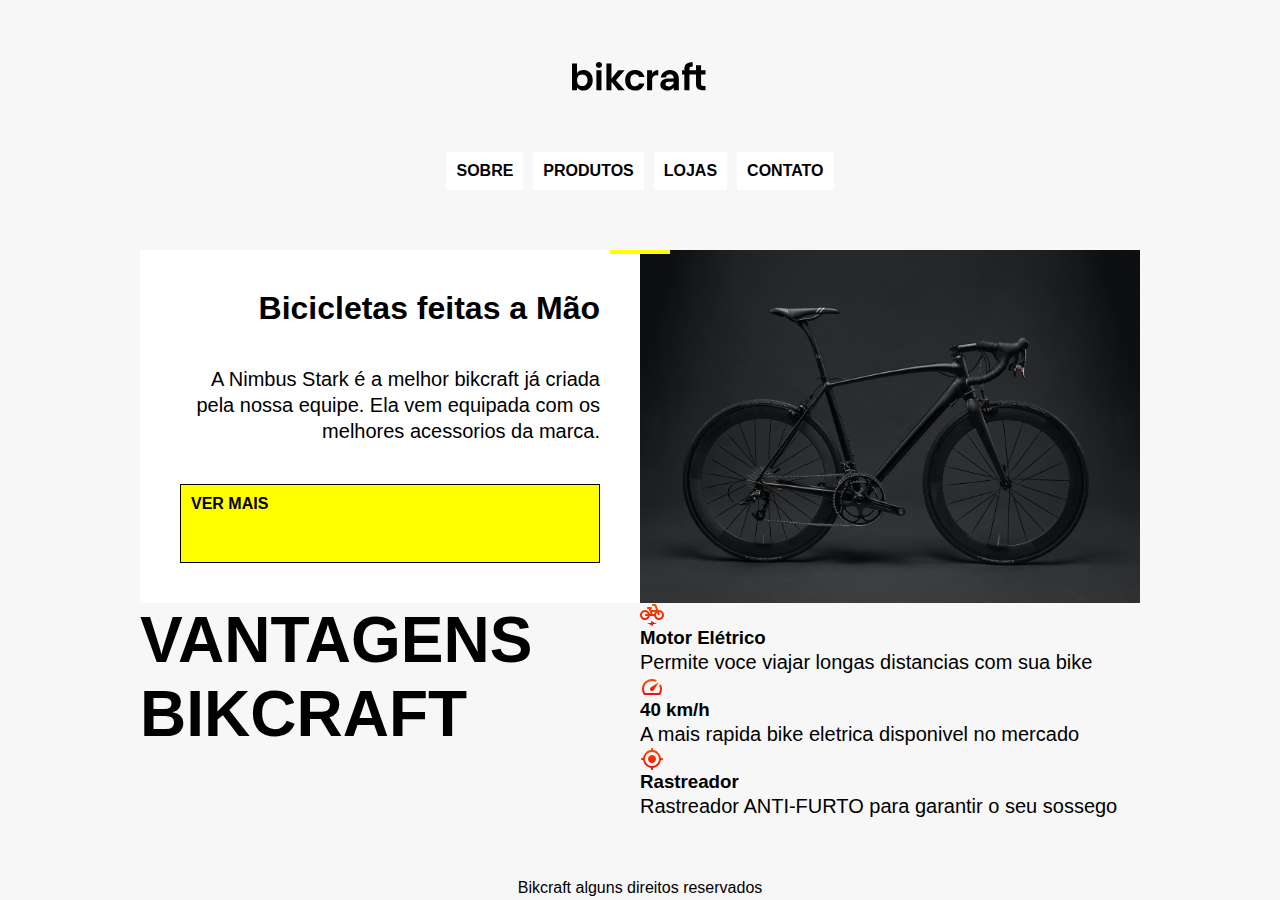
<file: index.html>
<!DOCTYPE html>
<html lang="en">

<head>
    <meta charset="UTF-8">
    <meta name="viewport" content="width=device-width, initial-scale=1.0">
    <title>Bikcraft</title>
    <link rel="stylesheet" href="css/style.css">
</head>

<body>
    <img src="img/bikcraft.svg" alt="logo bikcraft">
    <div class="menu">
        <a href="#">SOBRE</a>
        <a href="#">PRODUTOS</a>
        <a href="#">LOJAS</a>
        <a href="#">CONTATO</a>
    </div>
    <div class="conteudo">
        <div class="introducao">
            <span> </span>
            <h1>Bicicletas feitas a Mão</h1>
            <p>A Nimbus Stark é a melhor bikcraft já criada pela nossa equipe. Ela vem equipada com os melhores acessorios da marca.</p>
            <a class="a111" href="#">Ver Mais</a>
        </div>
        <img src="img/bicicleta.jpg" alt="foto bike (bikcraft)">
        <h2 class="subtitulo">VANTAGENS BIKCRAFT</h2>
        <div class="vantagens">
            <div class="vantagens-item">
                <img src="img/eletrica.svg" alt="">
                <h3>Motor Elétrico</h3>
                <p>Permite voce viajar longas distancias com sua bike</p>
            </div>
            <div class="vantagens-item">
                <img src="img/velocidade.svg" alt="">
                <h3>40 km/h</h3>
                <p>A mais rapida bike eletrica disponivel no mercado</p>
            </div>
            <div class="vantagens-item">
                <img src="img/rastreador.svg" alt="">
                <h3>Rastreador</h3>
                <p>Rastreador ANTI-FURTO para garantir o seu sossego</p>
            </div>
        </div>
    </div>
    <div class="rodape">Bikcraft alguns direitos reservados</div>
</body>

</html>
</file>
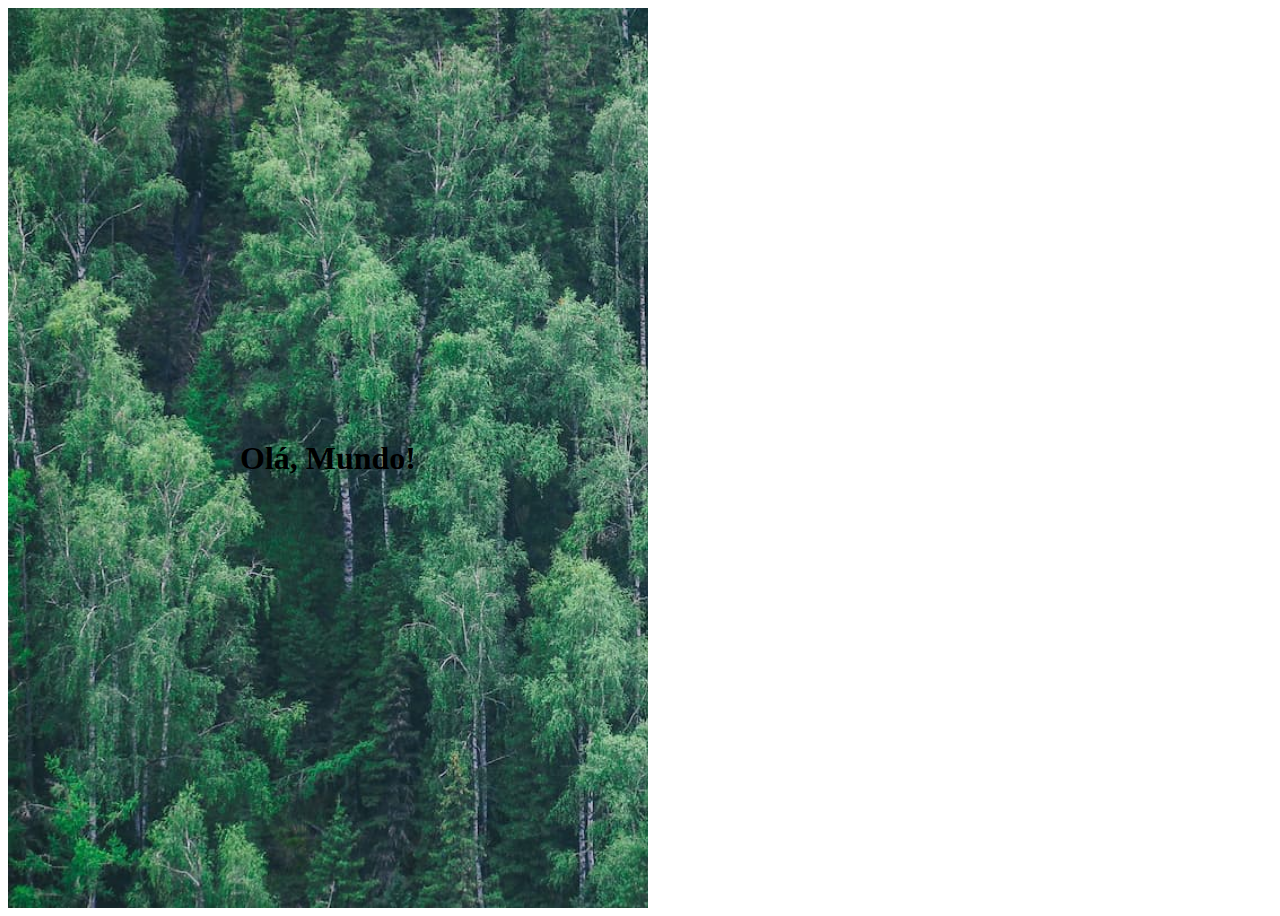
<file: aprendizado/background/index.html>
<!DOCTYPE html>
<html lang="en">
<head>
    <meta charset="UTF-8">
    <meta name="viewport" content="width=device-width, initial-scale=1.0">
    <title>Background</title>
    <link rel="stylesheet" href="./styles/style.css">
</head>
<body>
    <div id="background">
        <h1>Olá, Mundo!</h1>
    </div>
</body>
</html>
</file>
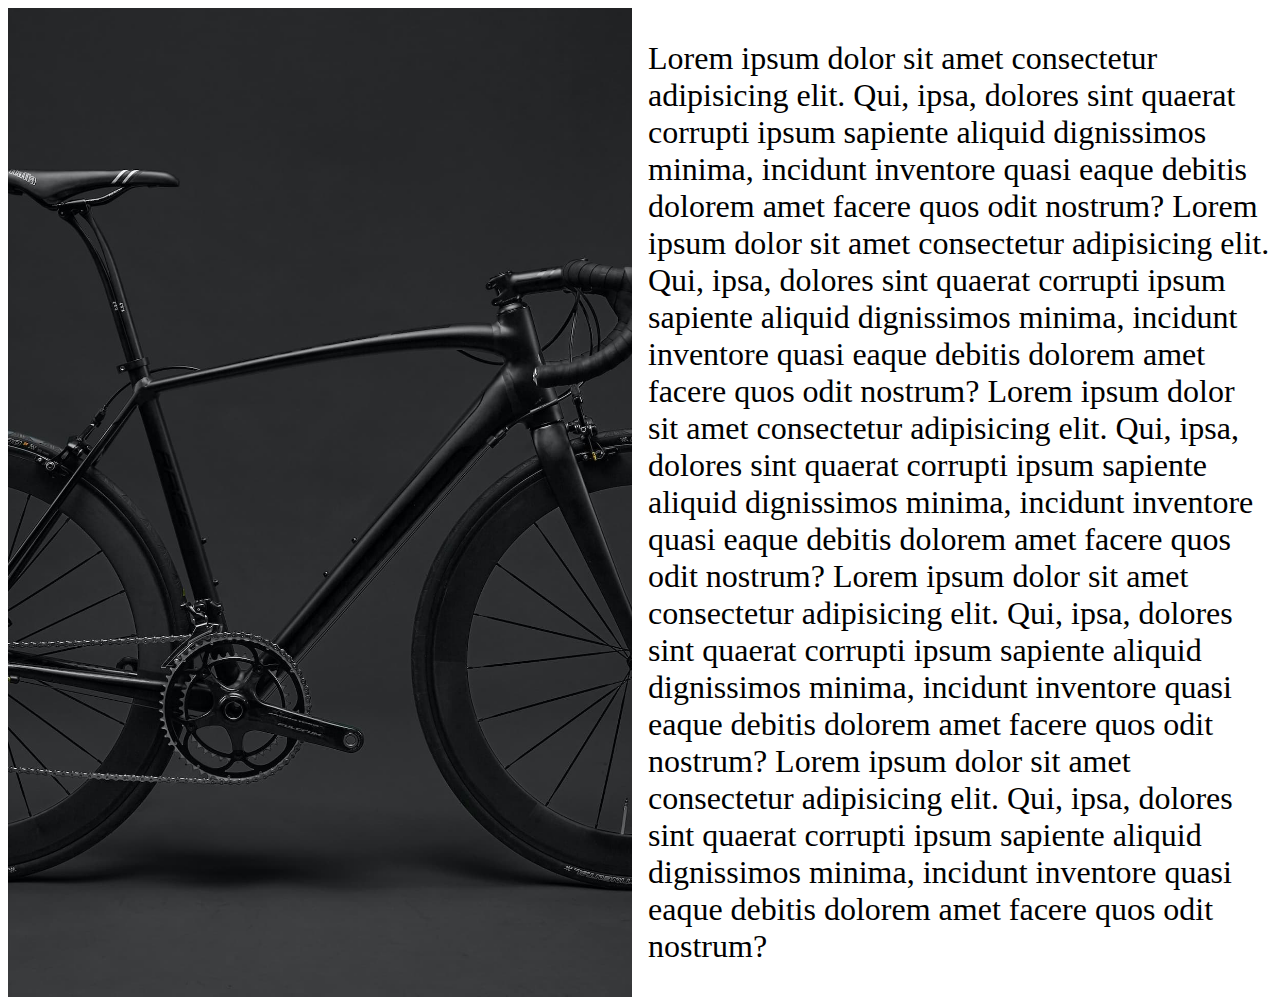
<file: aprendizado/medi-queries/index.html>
<!DOCTYPE html>
<html lang="en">
<head>
    <meta charset="UTF-8">
    <meta name="viewport" content="width=device-width, initial-scale=1.0">
    <title>Document</title>
    <link rel="stylesheet" href="style.css">
</head>
<body>
    <div class="grid">
        <div class="cover"><img src="bicicleta.jpg" alt=""></div>
        <p>Lorem ipsum dolor sit amet consectetur adipisicing elit. Qui, ipsa, dolores sint quaerat corrupti ipsum sapiente aliquid dignissimos minima, incidunt inventore quasi eaque debitis dolorem amet facere quos odit nostrum?
            Lorem ipsum dolor sit amet consectetur adipisicing elit. Qui, ipsa, dolores sint quaerat corrupti ipsum sapiente aliquid dignissimos minima, incidunt inventore quasi eaque debitis dolorem amet facere quos odit nostrum?
            Lorem ipsum dolor sit amet consectetur adipisicing elit. Qui, ipsa, dolores sint quaerat corrupti ipsum sapiente aliquid dignissimos minima, incidunt inventore quasi eaque debitis dolorem amet facere quos odit nostrum?
            Lorem ipsum dolor sit amet consectetur adipisicing elit. Qui, ipsa, dolores sint quaerat corrupti ipsum sapiente aliquid dignissimos minima, incidunt inventore quasi eaque debitis dolorem amet facere quos odit nostrum?
            Lorem ipsum dolor sit amet consectetur adipisicing elit. Qui, ipsa, dolores sint quaerat corrupti ipsum sapiente aliquid dignissimos minima, incidunt inventore quasi eaque debitis dolorem amet facere quos odit nostrum?
        </p>
    </div>
</body>
</html>
</file>
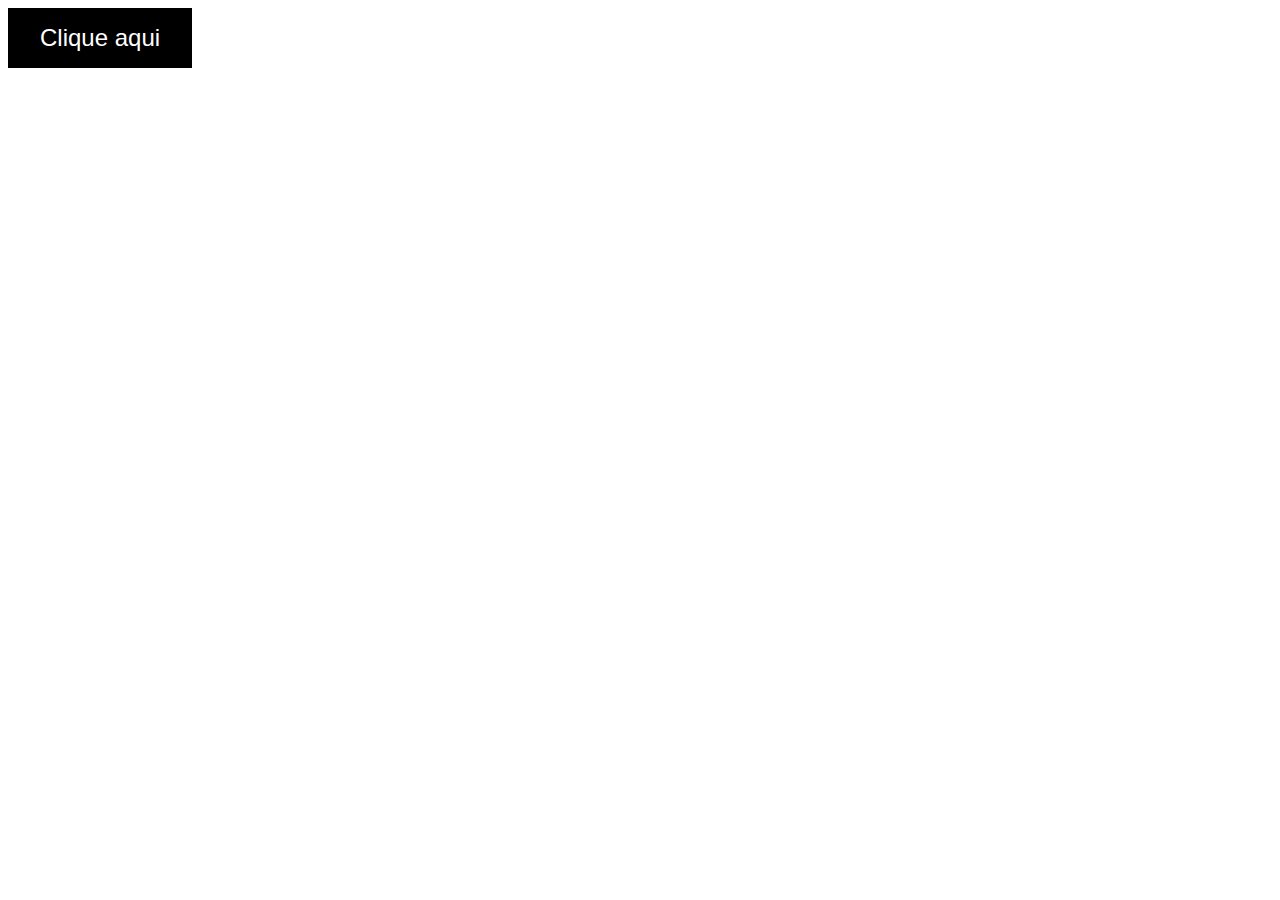
<file: aprendizado/pseudoclasses/index.html>
<!DOCTYPE html>
<html lang="en">
<head>
    <meta charset="UTF-8">
    <meta name="viewport" content="width=device-width, initial-scale=1.0">
    <title>Document</title>
    <link rel="stylesheet" href="./styles/style.css">
</head>
<body>
    <a href="#">Clique aqui</a>
</body>
</html>
</file>
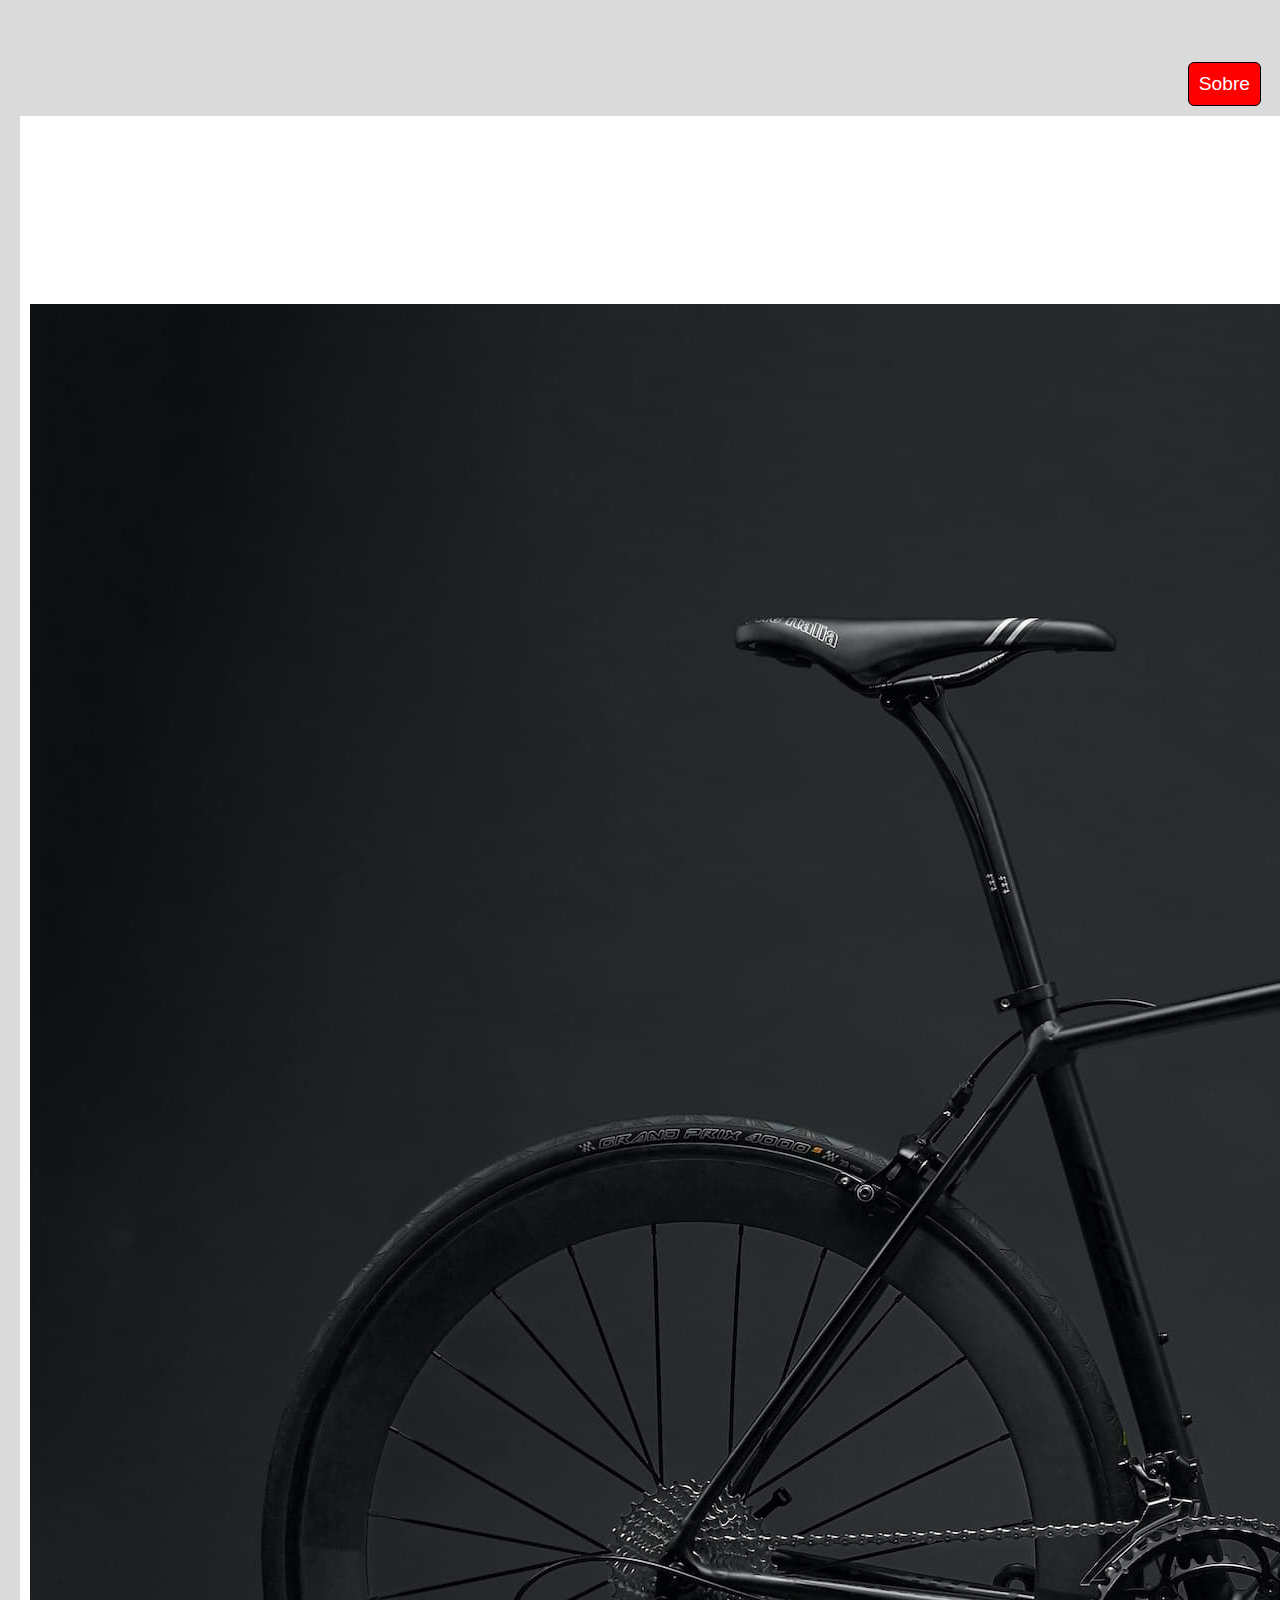
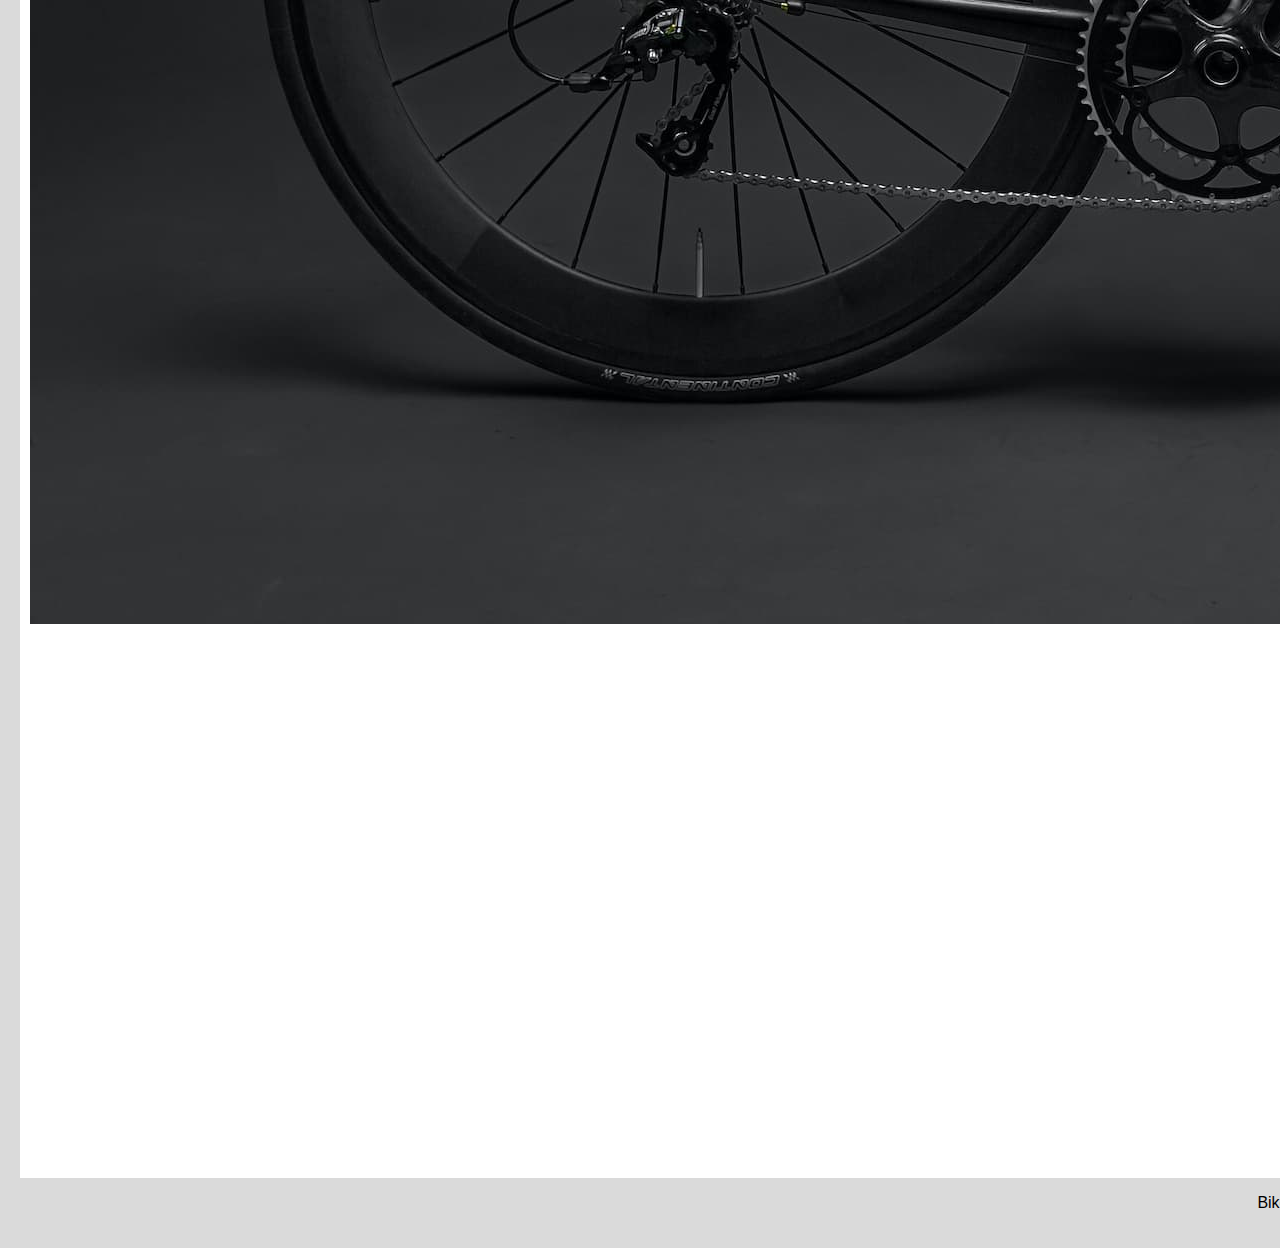
<file: atividade-final/css/index.html>
<!DOCTYPE html>
<html>

<head>
  <meta charset="UTF-8">
  <meta http-equiv="X-UA-Compatible" content="IE=7">
  <title>Bikcraft</title>
  <link rel="stylesheet" href="css/style.css">
</head>

<body>
  <img src="./img/bikcraft.svg" alt="Bikcraft" >

  <nav class="menu">
    <a href="#">Sobre</a>
    <a href="#">Produtos</a>
    <a href="#">Lojas</a>
    <a href="#">Contato</a>
  </nav>

  <main class="conteudo" id = "conteudo-vantagem">
    <div class="introducao">
      <span class="detalhe"></span>
      <h1>Bicicletas Feitas a Mão</h1>
      <p>A Nimbus Stark é a melhor Bikcraft já criada pela nossa equipe. Ela vem equipada com os melhores acessórios da marca.</p>
      <a class="botao" href="/">Ver Mais</a>
    </div>

    <img src="./img/bicicleta.jpg" alt="Bicicleta Bikcraft Preta" id="bickraft">

    <h2 class="subtitulo">Vantagens Bikcraft</h2>

    <section class="vantagens">
      <article class="vantagens-item">
        <img src="./img/eletrica.svg" alt="">
        <h3>Motor Elétrico</h3>
        <p>Permite você viajar distâncias inimaginaveis com a sua bike.</p>
      </article>
      <article class="vantagens-item">
        <img src="./img/velocidade.svg" alt="">
        <h3>40 km/h</h3>
        <p>A mais rápida bicicleta elétrica disponível hoje no mercado.</p>
      </article>
      <article class="vantagens-item">
        <img src="./img/rastreador.svg" alt="">
        <h3>Rastreador</h3>
        <p>Rastreador e sistema anti-furto para garantir o seu sossego.</p>
      </article>
    </section>
</main>

  <footer class="rodape">
    <p>Bikcraft. Alguns Direitos Reservados.</p>
  </footer>
</body>

</html>
</file>
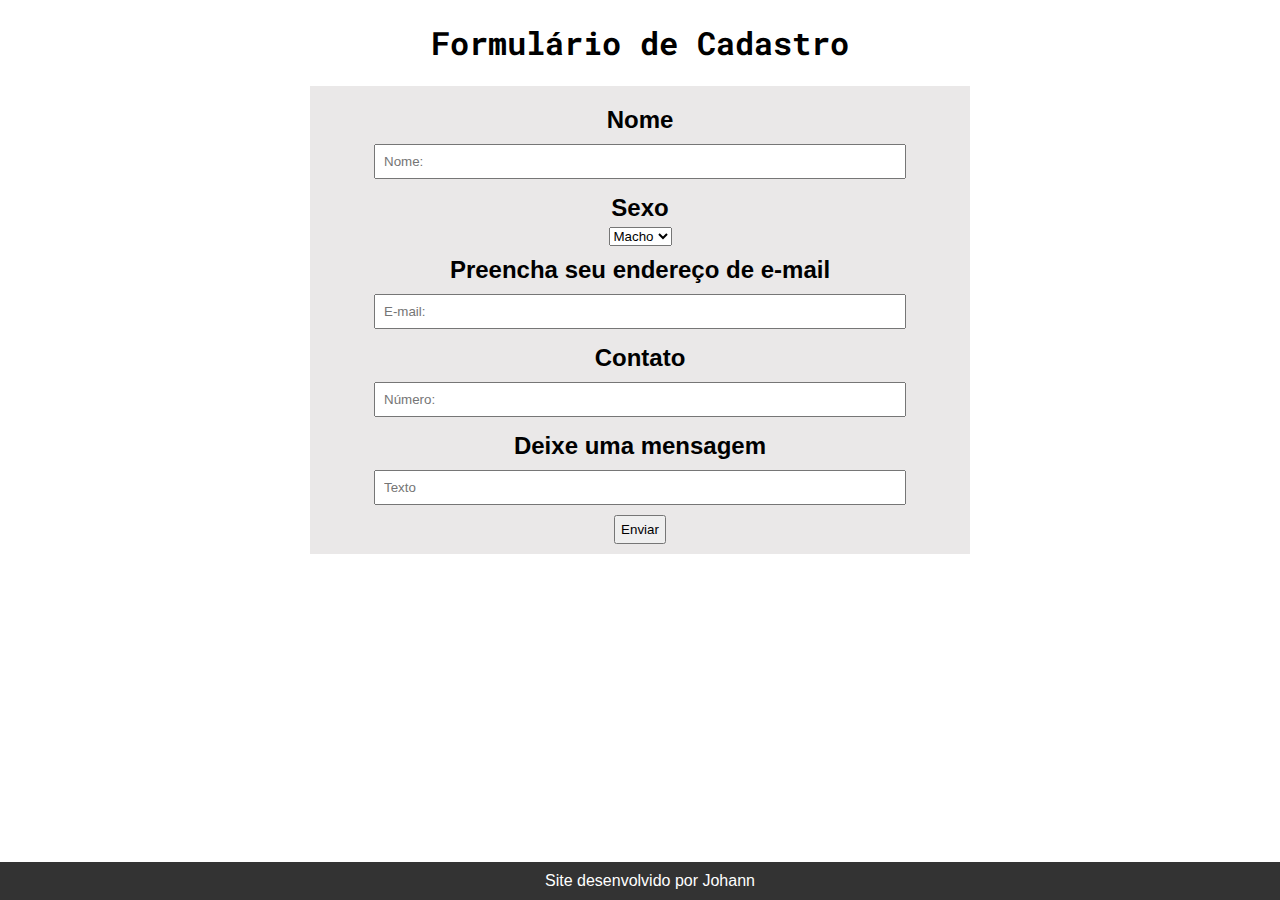
<file: atividades basicas/formulario/index.html>
<!DOCTYPE html>
<html lang="en">
<head>
    <meta charset="UTF-8">
    <meta name="viewport" content="width=device-width, initial-scale=1.0">
    <title>Fomulario</title>
    <link rel="stylesheet" href="style.css">
</head>
<body>
    <header>
        <h1>Formulário de Cadastro</h1>
    </header>
    <main>
        <div id="divum">
            <div id="divdois">
                <h2>Nome</h2>
                <form>
                    <input type="text" placeholder="Nome:">
                </form>
                <h2>Sexo</h2>
                <form>
                    <select>
                    <option value="Macho">Macho</option>
                    <option value="femea">femea</option>
                </select>
                </form>
                <h2>Preencha seu endereço de e-mail</h2>
                <form>
                    <input type="email" placeholder="E-mail:">
                </form>
                <h2>Contato</h2>
                <form>
                    <input type="tel" placeholder="Número:">
                </form>
                <h2>Deixe uma mensagem</h2>
                <form>
                    <input type="text" placeholder="Texto">
                </form>
                <button id="button">
                    <a href="#">Enviar</a>
                </button>
            </div>
        </div>
    </main>
    <footer>Site desenvolvido por Johann</footer>
</body>
</html>
</file>
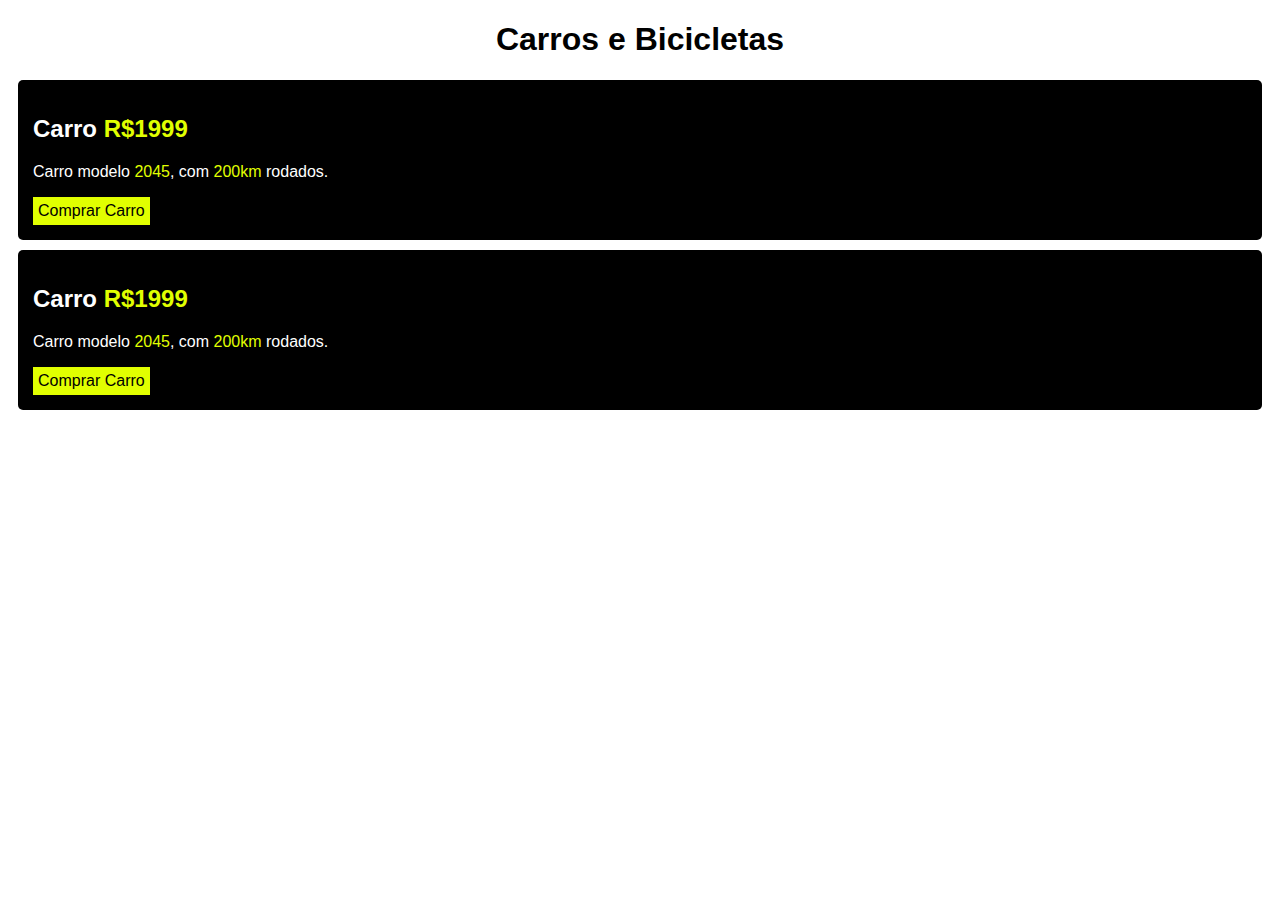
<file: atividades basicas/displayexer.html>
<!DOCTYPE html>
<html lang="pt-br">
<head>
    <meta charset="UTF-8">
    <meta name="viewport" content="width=device-width, initial-scale=1.0">
    <title>Display</title>
    <link rel="stylesheet" href="css/style.css">
</head>
<body>
    <h1>Carros e Bicicletas</h1>

    <section>
        <h2>Carro <span>R$1999</span></h2>
        <p>Carro modelo <span>2045</span>, com <span>200km</span> rodados.</p>
        <a href="#">Comprar Carro</a>
    </section>
    <section>
        <h2>Carro <span>R$1999</span></h2>
        <p>Carro modelo <span>2045</span>, com <span>200km</span> rodados.</p>
        <a href="#">Comprar Carro</a>
    </section>
</body>
</html>
</file>
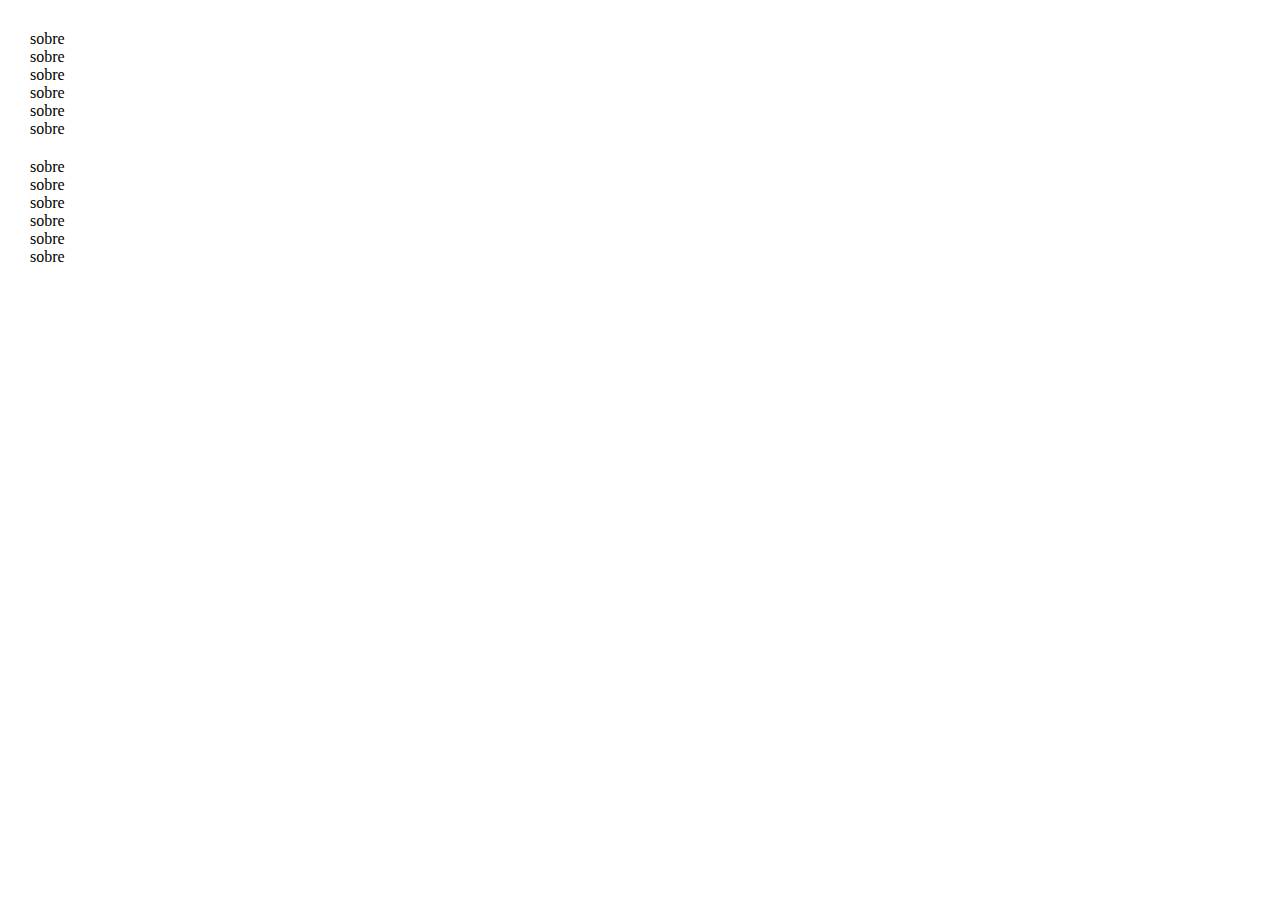
<file: listas/listas.html>
<!DOCTYPE html>
<html lang="en">
<head>
    <meta charset="UTF-8">
    <meta name="viewport" content="width=device-width, initial-scale=1.0">
    <link rel="stylesheet" href="listas.css">
    <title>Document</title>
</head>
<body>
    <ul>
        <li>sobre</li>
        <li>sobre</li>
        <li>sobre</li>
        <li>sobre</li>
        <li>sobre</li>
        <li>sobre</li>
    </ul>
    <ol>
        <li>sobre</li>
        <li>sobre</li>
        <li>sobre</li>
        <li>sobre</li>
        <li>sobre</li>
        <li>sobre</li>
    </ol>

</body>
</html>
</file>
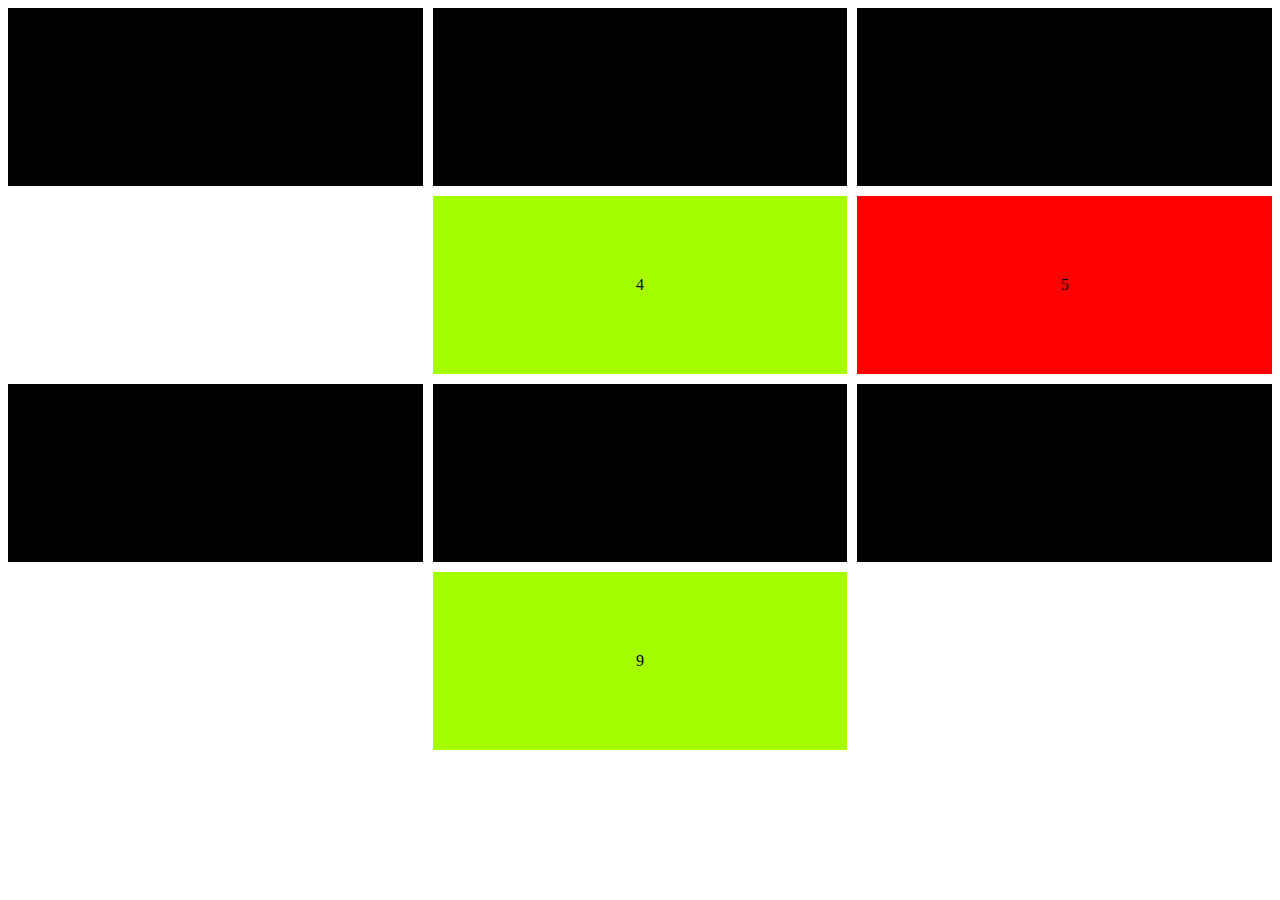
<file: aprendizado/grid-column/grid-column.html>
<!DOCTYPE html>
<html lang="en">
<head>
    <meta charset="UTF-8">
    <meta name="viewport" content="width=device-width, initial-scale=1.0">
    <title>Document</title>
    <link rel="stylesheet" href="style.css">
</head>
<body>
    <div class="grid-container">
        <div class="grid-item">1</div>
        <div class="grid-item">2</div>
        <div class="grid-item">3</div>
        <div class="grid-item2">4</div>
        <div class="grid-item1">5</div>
        <div class="grid-item">6</div>
        <div class="grid-item">7</div>
        <div class="grid-item">8</div>
        <div class="grid-item2">9</div>
    </div>
</body>
</html>
</file>
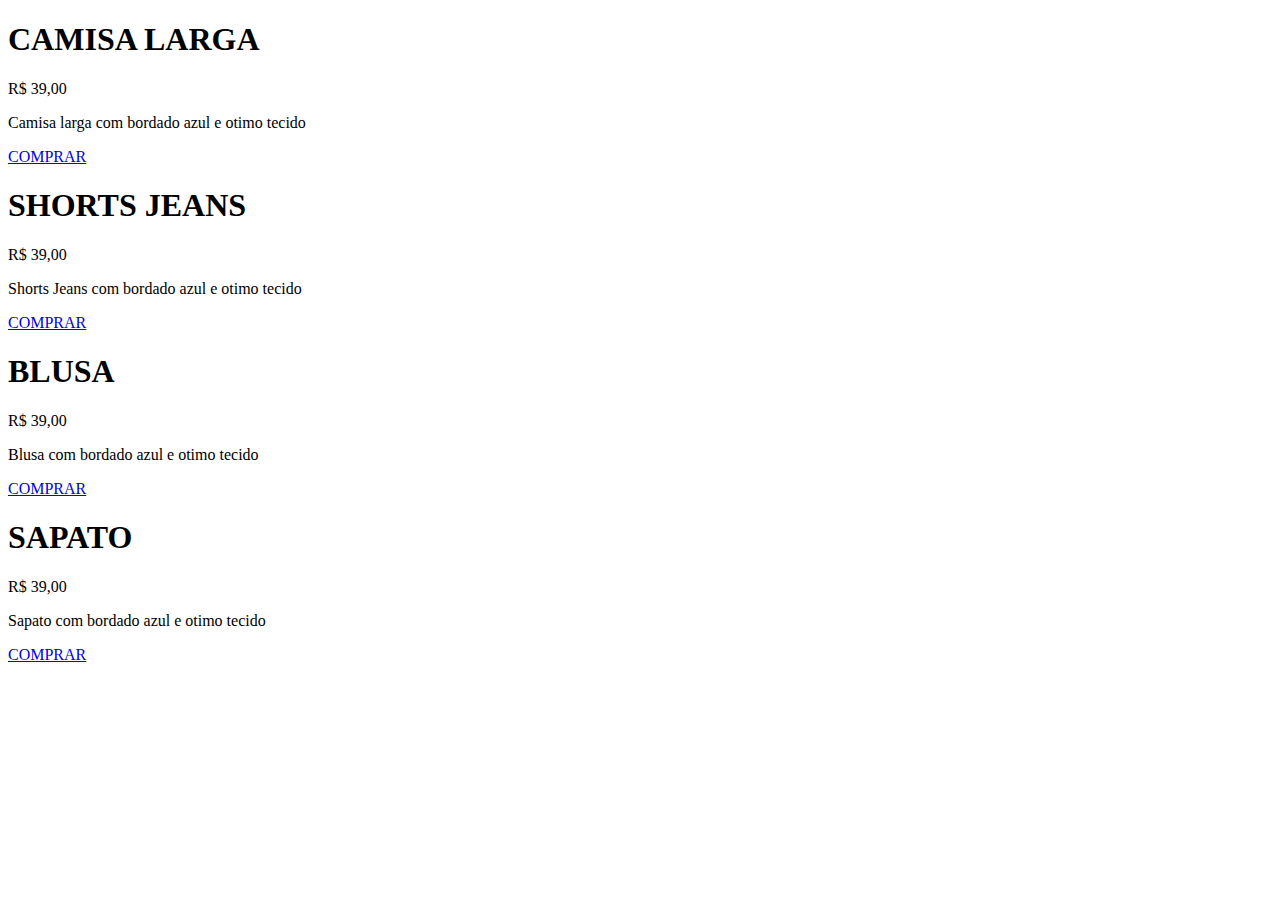
<file: aprendizado/grid-column/topleft.html>
<!DOCTYPE html>
<html lang="en">
<head>
    <meta charset="UTF-8">
    <meta name="viewport" content="width=device-width, initial-scale=1.0">
    <title>Olá, Mundo!</title>
    <link rel="stylesheet" href="style.css">
</head>
<body>
    <div class="grid">
        <div class="item">
            <h1> CAMISA LARGA </h1>
            <p>R$ 39,00</p>
            <p>Camisa larga com bordado azul e otimo tecido</p>
            <a class="comprar" href="#">COMPRAR</a>
        </div>
        <div class="item">
            <h1> SHORTS JEANS </h1>
            <p>R$ 39,00</p>
            <p>Shorts Jeans com bordado azul e otimo tecido</p>
            <a class="comprar" href="#">COMPRAR</a>
        </div>
        <div  class="grid2">
            <h1> BLUSA </h1>
            <p>R$ 39,00</p>
            <p>Blusa com bordado azul e otimo tecido</p>
            <a class="comprar" href="#">COMPRAR</a>
        </div>
        <div class="grid2">
            <h1> SAPATO </h1>
            <p>R$ 39,00</p>
            <p>Sapato com bordado azul e otimo tecido</p>
            <a class="comprar" href="#">COMPRAR</a>
        </div>
    </div>
</body>
</html>
</file>
<file: css/style.css>
body { 
    font-family: Arial, Helvetica, sans-serif;
    margin: 0;
    background-color: #f7f7f7;
    display: grid;
    gap: 60px;
    justify-items: center;
    margin-top: 60px;
}

img {
    max-width: 100%;
    display: block;
}

a {
    text-decoration: none;
}

p, h1, h2, h3 {
    margin: 0px;
}

p {
    font-size: 20px;
    line-height: 1.3;
}

.menu {
    display: flex;
    gap: 10px;
    flex-wrap: wrap;
    justify-content: center;
}

.menu a {
    background: #fff;
    padding: 10px;
    color: black;
    font-weight: 700;
}

.conteudo {
    display: grid;
    grid-template-columns: 1fr 1fr;
    max-width: 1000px;
}

.introducao {
    background: #fff;
    padding: 40px;
    text-align: right;
    position: relative;
    display: grid;
}

span {
    width: 60px;
    height: 4px;
    background:yellow;
    display: inline-block;
    position: absolute;
    right: -30px;
}

.a111 {
    background:yellow;
    padding: 10px;
    color: black;
    font-weight: 700;
    border: 1px solid black;
    text-transform: uppercase;
    display: flex;
}

.subtitulo {
    font-size: 64px;
    text-transform: uppercase;
    color: #000;
}
</file>
<file: aprendizado/background/styles/style.css>
#background {
    height: 100vh;
    width: 50vw;
    background-image: url(floresta.jpg);
    background-repeat: no-repeat;
    background-size: cover;
    display: flex;
}

#background h1 {
    margin: auto;
}
</file>
<file: aprendizado/medi-queries/style.css>
img {
    max-width: 100%;
    display: block;
  }
  
  .grid {
    display: grid;
    grid-template-columns: 1fr 1fr;
    gap: 1rem;
  }
  
  .cover img {
    height: 100%;
    object-fit: cover;
    object-position: top center;
  }
  
  .texto {
    align-self: center;
  }
  
  p {
    font-size: 2rem;
  }
</file>
<file: aprendizado/pseudoclasses/styles/style.css>
a {
    display: inline-block;
    padding: 1rem 2rem;
    font-size: 1.5rem;
    font-family: Arial, Helvetica, sans-serif;
    text-decoration: none;
    background-color: rgb(0, 0, 0);
    color: #fff;
    transition: 2.0s;
}

a:hover {
    background: #ffffff;
    color: #000;
}

a:focus {
    background-color: #cfa;
    color: #371;
}

a:active {
    background-color: #ffa;
}
</file>
<file: atividade-final/css/css/style.css>
body {
    display: grid;
    justify-items: center;
    margin: 20px;
    background: #00000025;
    font-family: Arial, Helvetica, sans-serif;
}

header {
    display: grid;
    justify-items: center;
}

a {
    text-decoration: none;
    margin: 10px;
    color: white;
    background: #ff0000;
    padding: 10px;
    display: inline-block;
    font-size: 1.2rem;
    border-radius: 6px;
    border: 1px solid black;
}

main {
    background: #ffffff;
    padding: 10px;
    display: grid;
    text-align: right;
    justify-items: end;
}

#a-main {
    width: 80px;
    text-align: center;
}

#bikcraft {
    max-width: 100%;
}

.grid {
    display: grid;
    grid-template-columns: 1fr 1fr;
}

h2 {
    font-size: 64px;
    color: #0000003a;
}

.items {
    background: #fff;
}
</file>
<file: atividades basicas/formulario/style.css>
@import url('https://fonts.googleapis.com/css2?family=Belanosima:wght@400;600;700&family=Poppins:ital,wght@0,100;0,200;0,300;0,400;0,500;0,600;0,700;0,800;0,900;1,100;1,200;1,300;1,400;1,500;1,600;1,700;1,800;1,900&family=Roboto+Mono:ital,wght@0,100..700;1,100..700&display=swap');



body{
    margin: 0;
    padding: 0;
    font-family: Arial, Helvetica, sans-serif;
}

main {
    display: flex;
    justify-content: center; 
    align-items: center; 
    margin: 0;
}

h1 {
    text-align: center;
    font-family: 'Roboto Mono';
}

#divum {
    height: auto;
    width: 50vw;
    background: #cdc6c669;
    display: flex;
    justify-content: center;
    align-items: center;
    padding: 10px 10px;
}

#divdois {
    text-align: center;
    width: 100%;
}

h2 {
    margin: 10px 0 5px 0;
}

input {
    margin: 5px 0;
    padding: 8px;
    width: 80%;
}

footer {
    position: fixed;
    bottom: 0;
    width: 100%;
    background: #333;
    color: white;
    text-align: center;
    padding: 10px;
}

#button {
    padding: 5px;
    margin-top: 5px;
}

a {
    text-decoration: none;
    color: #000;
}
</file>
<file: atividades basicas/css/style.css>
section {
    background: #000;
    padding: 15px;
    margin: 10px;
    border-radius: 5px;
}

body {
    font-family: Arial, Helvetica, sans-serif;
}

h1 {
    text-align: center;
}

h2, p {
    color: #fff;
}

span {
    color: #e1ff00;
}

a {
    text-decoration: none;
    color: black;
    background: #e1ff00;
    padding: 5px;
    display: inline-block;
}
</file>
<file: listas/listas.css>
body {
margin: 20px;
}

ul,
ol {
    padding: 10px;
    margin: 0px;
    list-style: none;
}
</file>
<file: aprendizado/grid-column/style.css>
.grid-container {
    display: grid;
    gap: 10px;
    grid-template-columns:repeat(3,1fr);
}

.grid-item  {
    background: #000;
    padding: 5rem;
}
.grid-item1  {
    background: #ff0000;
    padding: 5rem;
    text-align: center;
}
.grid-item2  {
    background: #a6ff00;
    padding: 5rem;
    grid-column: 2 / 3;
    text-align: center;
}
</file>
